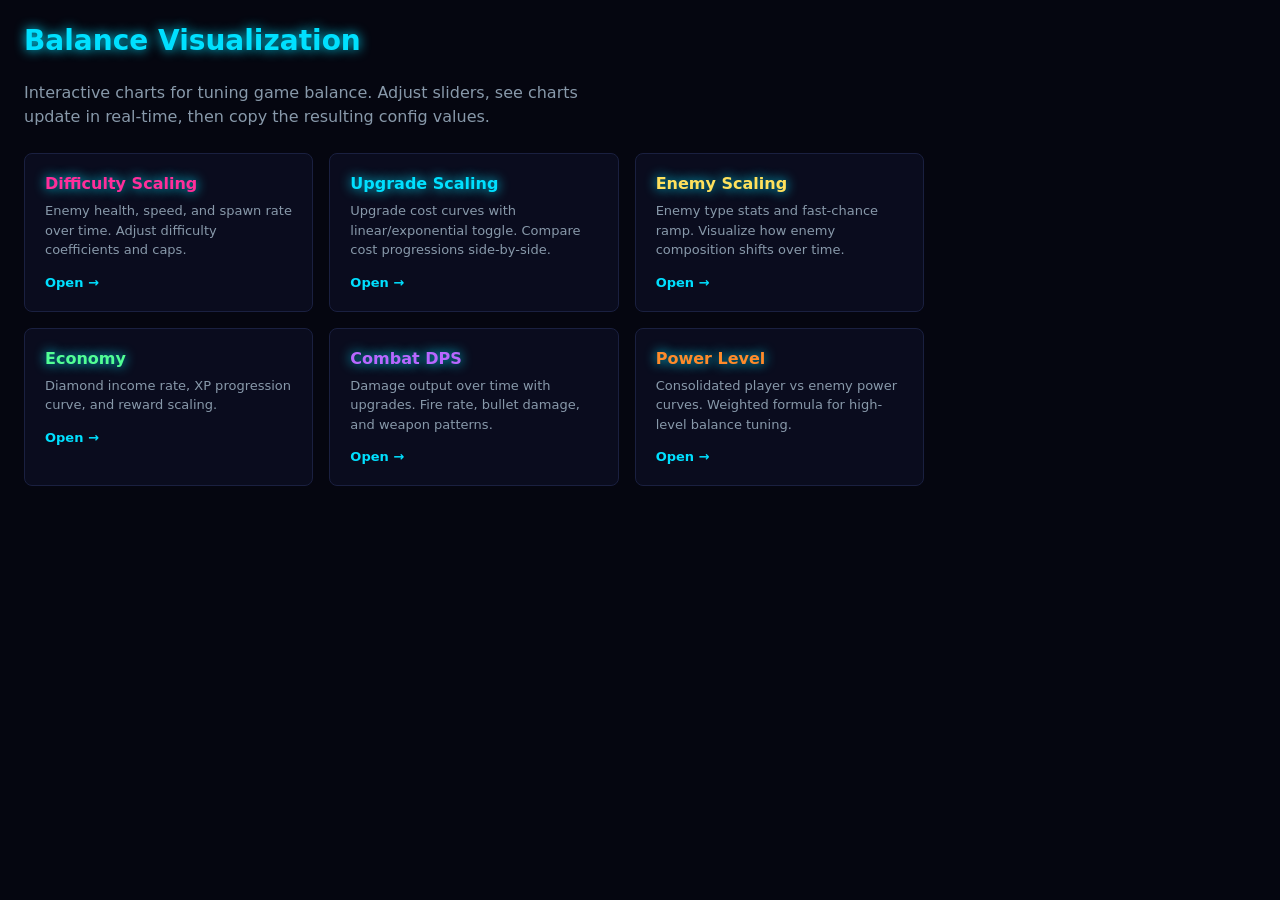
<file: viz/index.html>
<!DOCTYPE html>
<html lang="en">
<head>
  <meta charset="utf-8">
  <meta name="viewport" content="width=device-width, initial-scale=1">
  <title>Balance Visualization</title>
  <link rel="stylesheet" href="viz.css">
</head>
<body>
  <h1 class="page-title">Balance Visualization</h1>
  <p style="color: var(--text-dim); margin-bottom: 24px; max-width: 600px; line-height: 1.5;">
    Interactive charts for tuning game balance. Adjust sliders, see charts update in real-time, then copy the resulting config values.
  </p>
  <div class="card-grid">
    <div class="card">
      <h3 style="color: #ff2e9a;">Difficulty Scaling</h3>
      <p>Enemy health, speed, and spawn rate over time. Adjust difficulty coefficients and caps.</p>
      <a href="difficulty.html">Open &rarr;</a>
    </div>
    <div class="card">
      <h3 style="color: #00e0ff;">Upgrade Scaling</h3>
      <p>Upgrade cost curves with linear/exponential toggle. Compare cost progressions side-by-side.</p>
      <a href="upgrade-scaling.html">Open &rarr;</a>
    </div>
    <div class="card">
      <h3 style="color: #ffe15c;">Enemy Scaling</h3>
      <p>Enemy type stats and fast-chance ramp. Visualize how enemy composition shifts over time.</p>
      <a href="enemy-scaling.html">Open &rarr;</a>
    </div>
    <div class="card">
      <h3 style="color: #52ff94;">Economy</h3>
      <p>Diamond income rate, XP progression curve, and reward scaling.</p>
      <a href="economy.html">Open &rarr;</a>
    </div>
    <div class="card">
      <h3 style="color: #b967ff;">Combat DPS</h3>
      <p>Damage output over time with upgrades. Fire rate, bullet damage, and weapon patterns.</p>
      <a href="combat-dps.html">Open &rarr;</a>
    </div>
    <div class="card">
      <h3 style="color: #ff8a2a;">Power Level</h3>
      <p>Consolidated player vs enemy power curves. Weighted formula for high-level balance tuning.</p>
      <a href="power-level.html">Open &rarr;</a>
    </div>
  </div>
</body>
</html>
</file>
<file: viz/viz.css>
:root {
  --bg: #050610;
  --surface: #0a0c1e;
  --border: #1a2040;
  --text: #f6fbff;
  --text-dim: #8899aa;
  --accent: #00e0ff;
  --accent2: #52ff94;
  --accent3: #b967ff;
  --accent4: #ffe15c;
  --accent5: #ff8a2a;
}

* { margin: 0; padding: 0; box-sizing: border-box; }

body {
  background: var(--bg);
  color: var(--text);
  font-family: "Inter", system-ui, sans-serif;
  min-height: 100vh;
  padding: 24px;
}

h1, h2, h3 {
  text-shadow: 0 0 12px var(--accent);
}

a { color: var(--accent); text-decoration: none; }
a:hover { text-decoration: underline; }

.page-title {
  font-size: 28px;
  font-weight: 700;
  margin-bottom: 24px;
  color: var(--accent);
}

.back-link {
  display: inline-block;
  margin-bottom: 16px;
  font-size: 14px;
}

.layout {
  display: grid;
  grid-template-columns: 280px 1fr;
  gap: 24px;
  max-width: 1200px;
}

.sidebar {
  background: var(--surface);
  border: 1px solid var(--border);
  border-radius: 8px;
  padding: 16px;
  max-height: 90vh;
  overflow-y: auto;
}

.sidebar h3 {
  font-size: 14px;
  margin-bottom: 12px;
  color: var(--accent);
}

.slider-row {
  margin-bottom: 10px;
}

.slider-row label {
  display: block;
  font-size: 12px;
  color: var(--text-dim);
  margin-bottom: 4px;
}

.slider-value {
  color: var(--accent2);
  font-weight: 600;
}

.slider-row input[type="range"] {
  width: 100%;
  accent-color: var(--accent);
}

.chart-area {
  background: var(--surface);
  border: 1px solid var(--border);
  border-radius: 8px;
  padding: 16px;
  min-height: 400px;
}

.chart-area canvas {
  width: 100% !important;
  height: auto !important;
}

.copy-btn {
  margin-top: 12px;
  width: 100%;
  padding: 8px 16px;
  background: transparent;
  border: 1px solid var(--accent);
  color: var(--accent);
  border-radius: 6px;
  cursor: pointer;
  font-size: 13px;
  font-weight: 600;
  transition: all 0.15s;
}

.copy-btn:hover {
  background: var(--accent);
  color: var(--bg);
}

.card-grid {
  display: grid;
  grid-template-columns: repeat(auto-fill, minmax(220px, 1fr));
  gap: 16px;
  max-width: 900px;
}

.card {
  background: var(--surface);
  border: 1px solid var(--border);
  border-radius: 8px;
  padding: 20px;
  transition: border-color 0.2s, box-shadow 0.2s;
}

.card:hover {
  border-color: var(--accent);
  box-shadow: 0 0 20px rgba(0, 224, 255, 0.15);
}

.card h3 {
  font-size: 16px;
  margin-bottom: 8px;
}

.card p {
  font-size: 13px;
  color: var(--text-dim);
  margin-bottom: 12px;
  line-height: 1.5;
}

.card a {
  font-size: 13px;
  font-weight: 600;
}

@media (max-width: 768px) {
  .layout {
    grid-template-columns: 1fr;
  }
}
</file>
